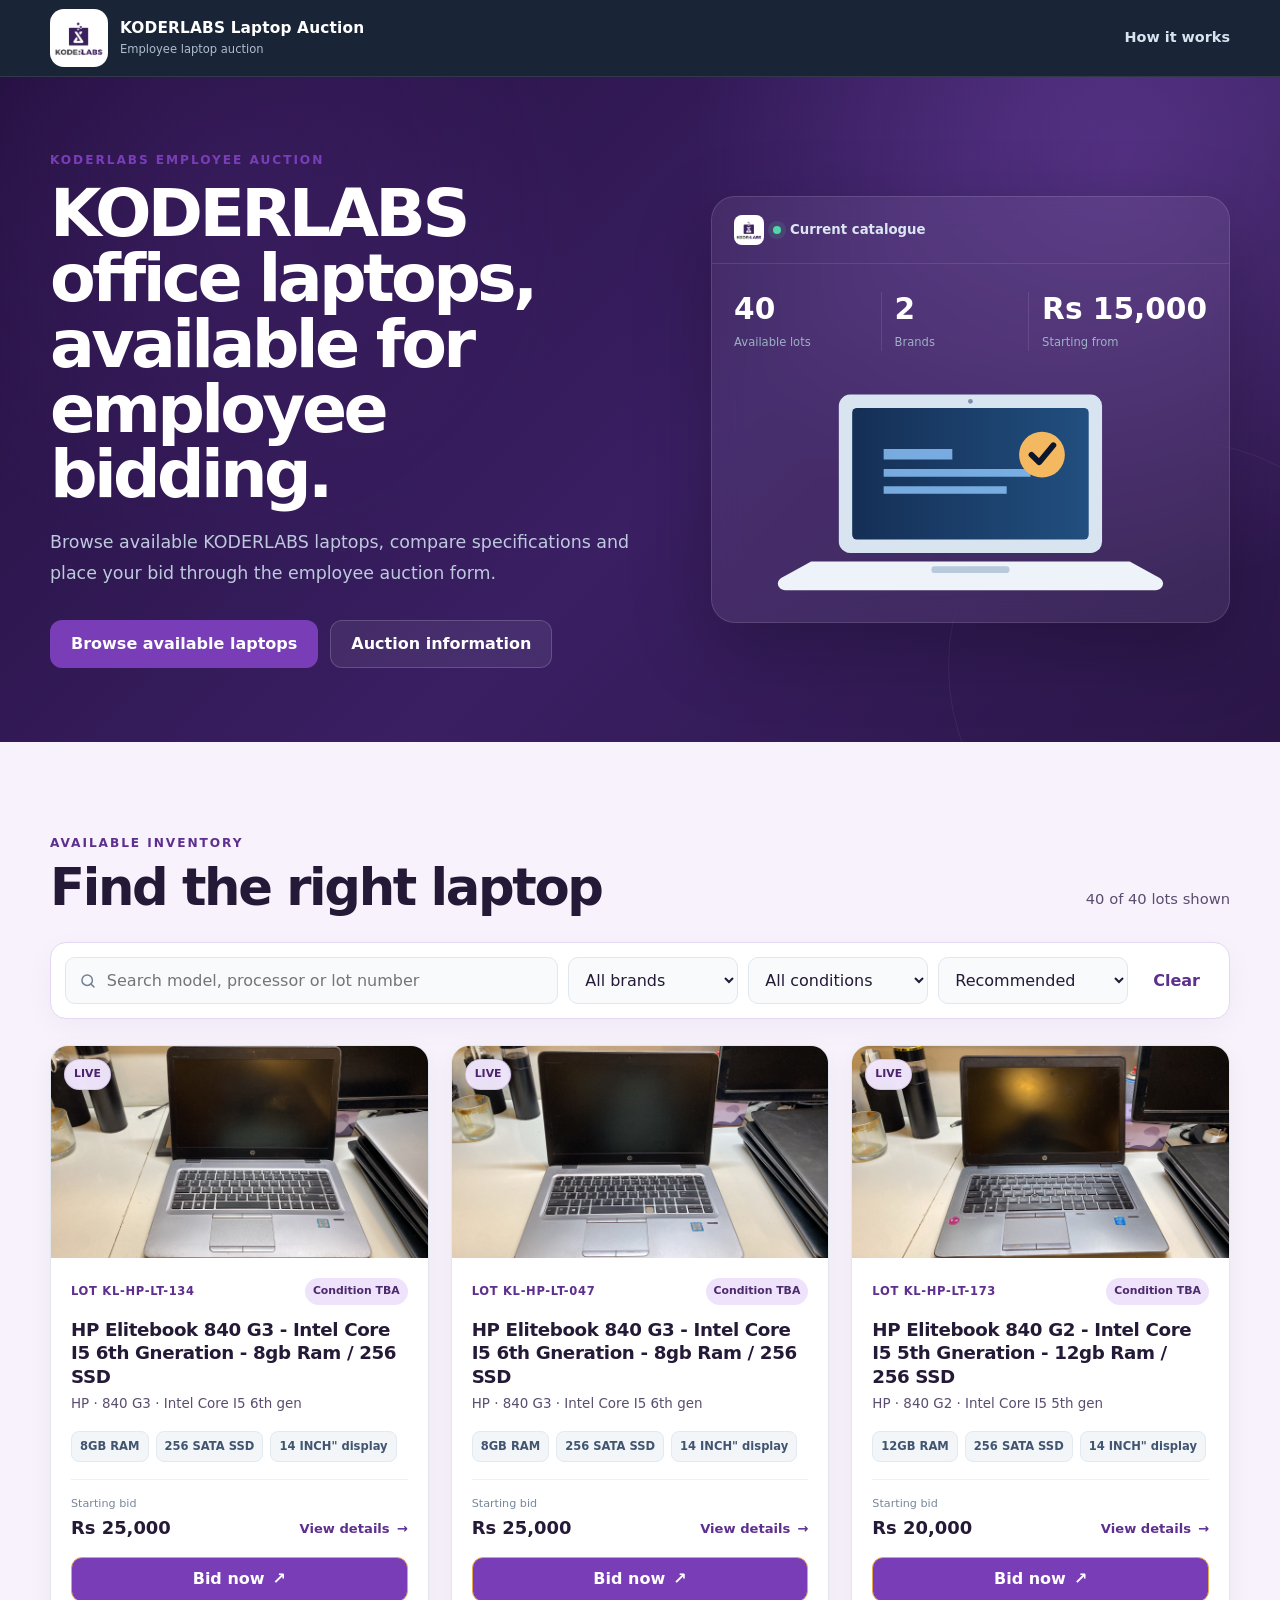
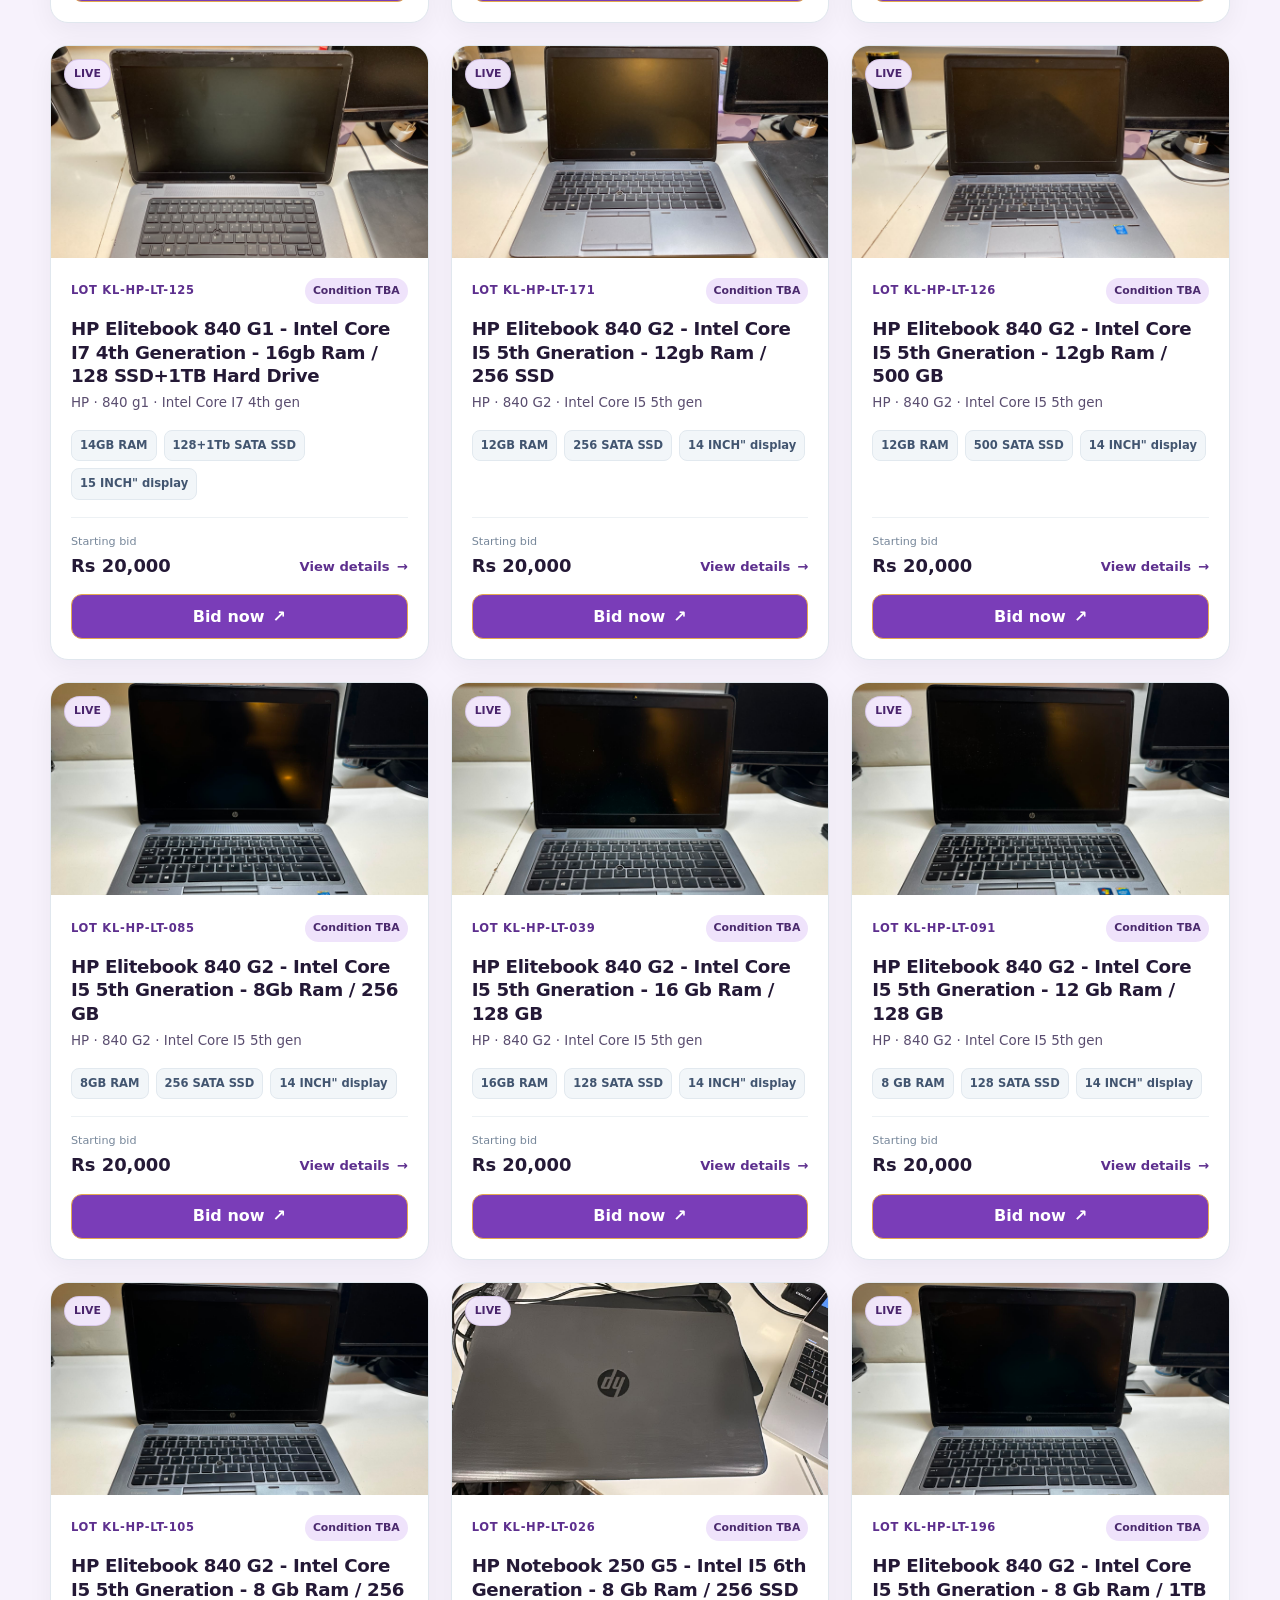
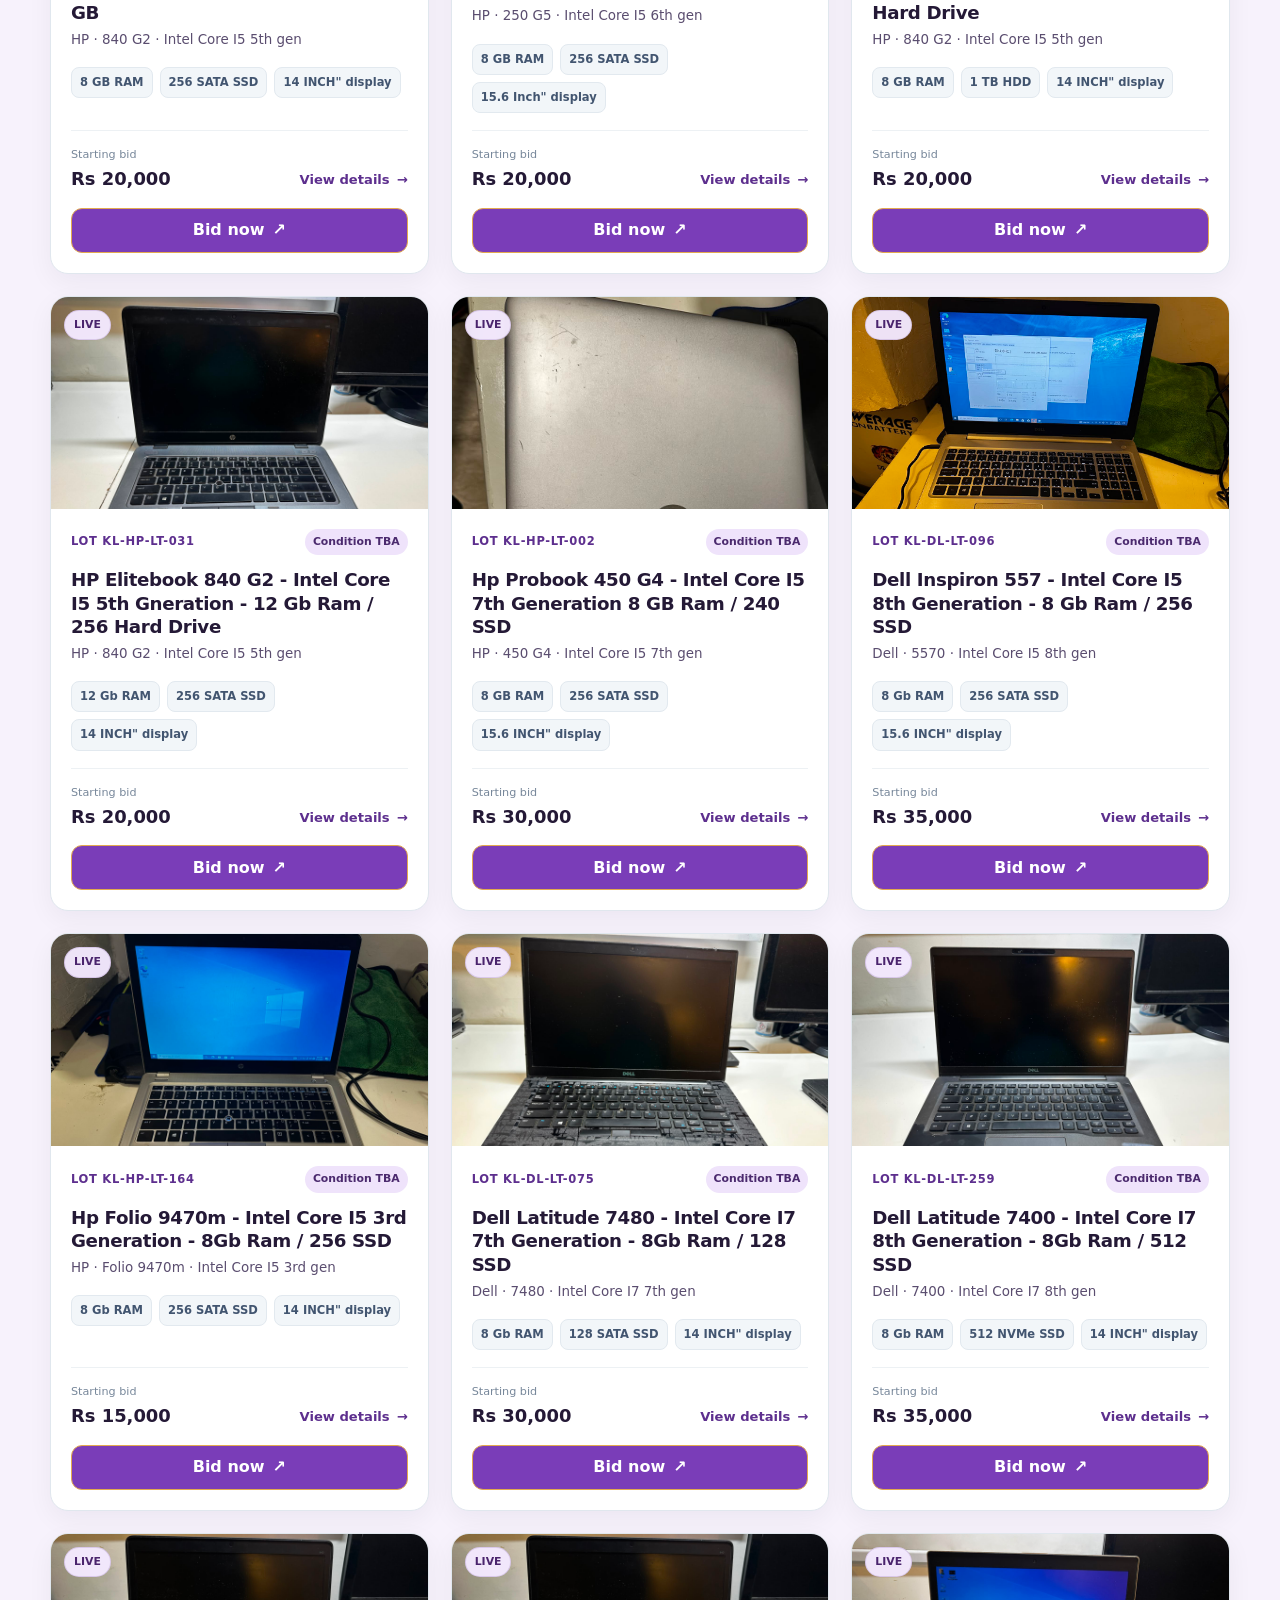
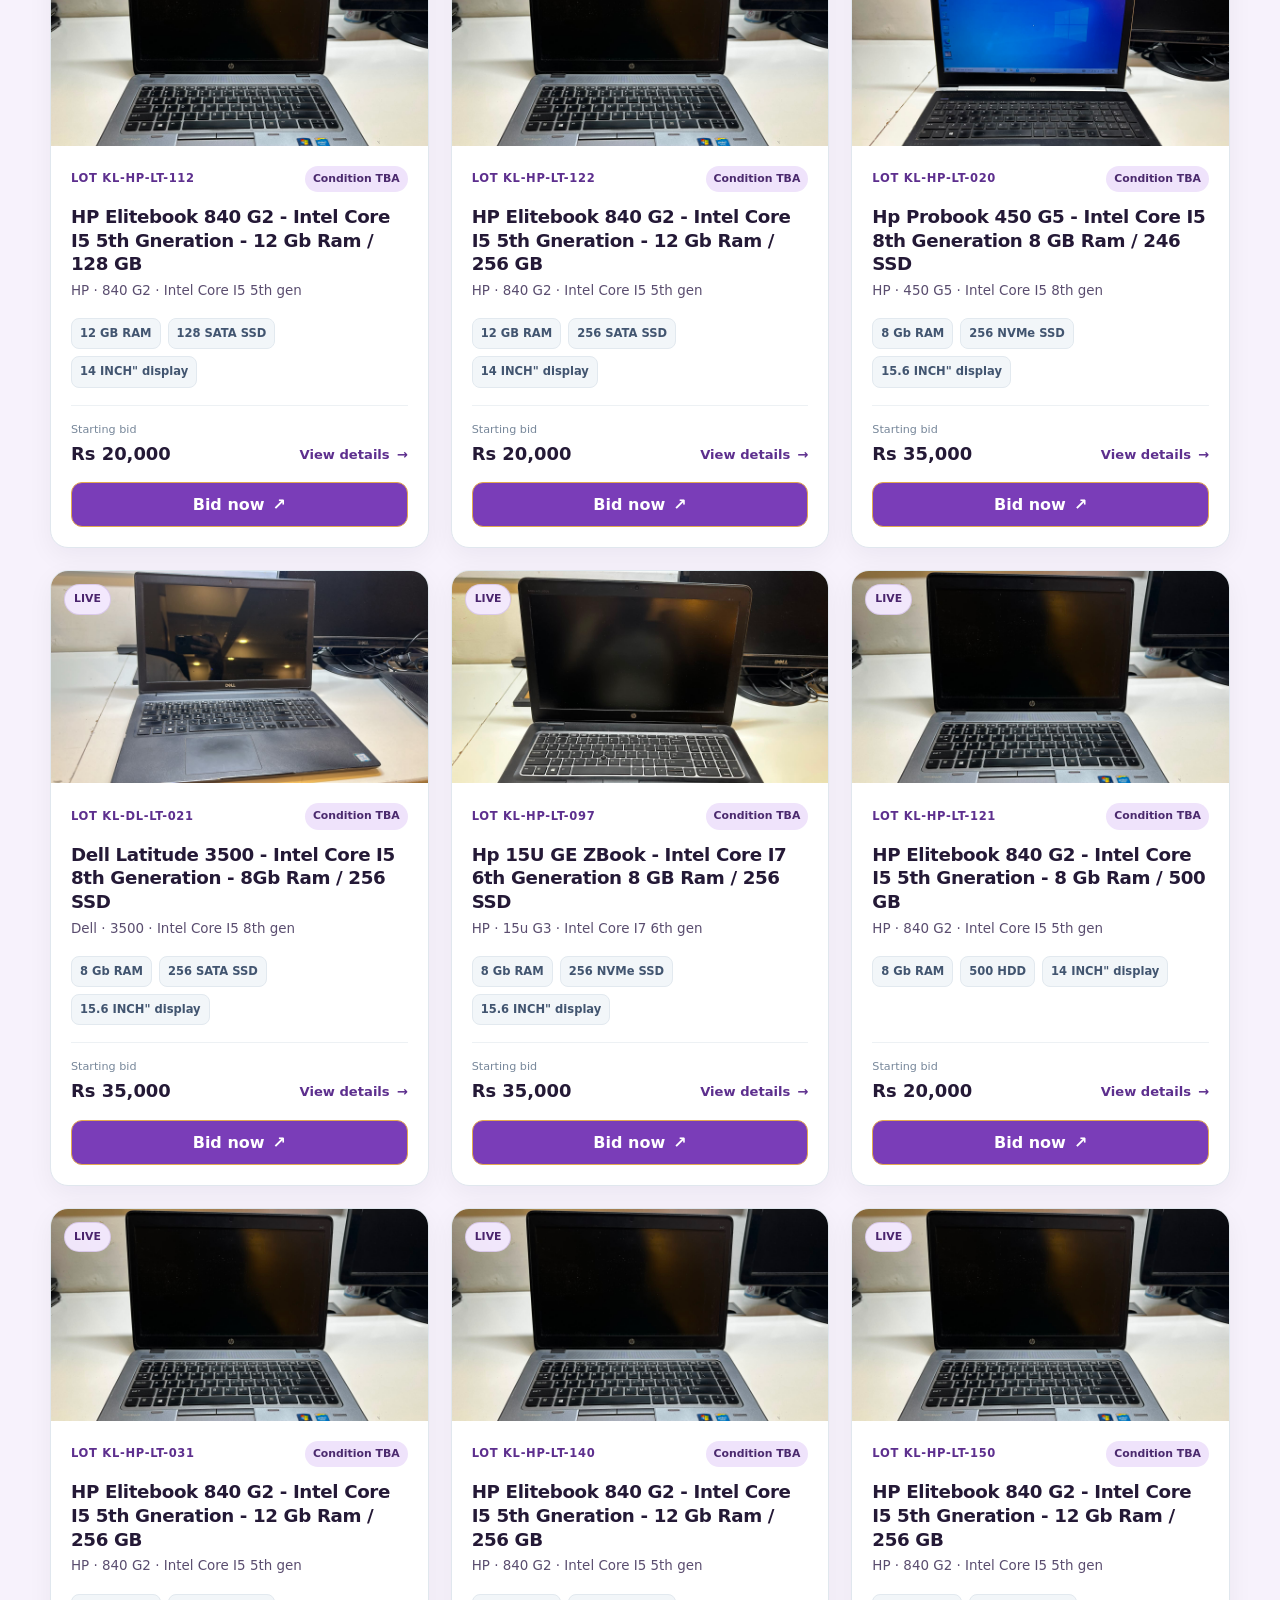
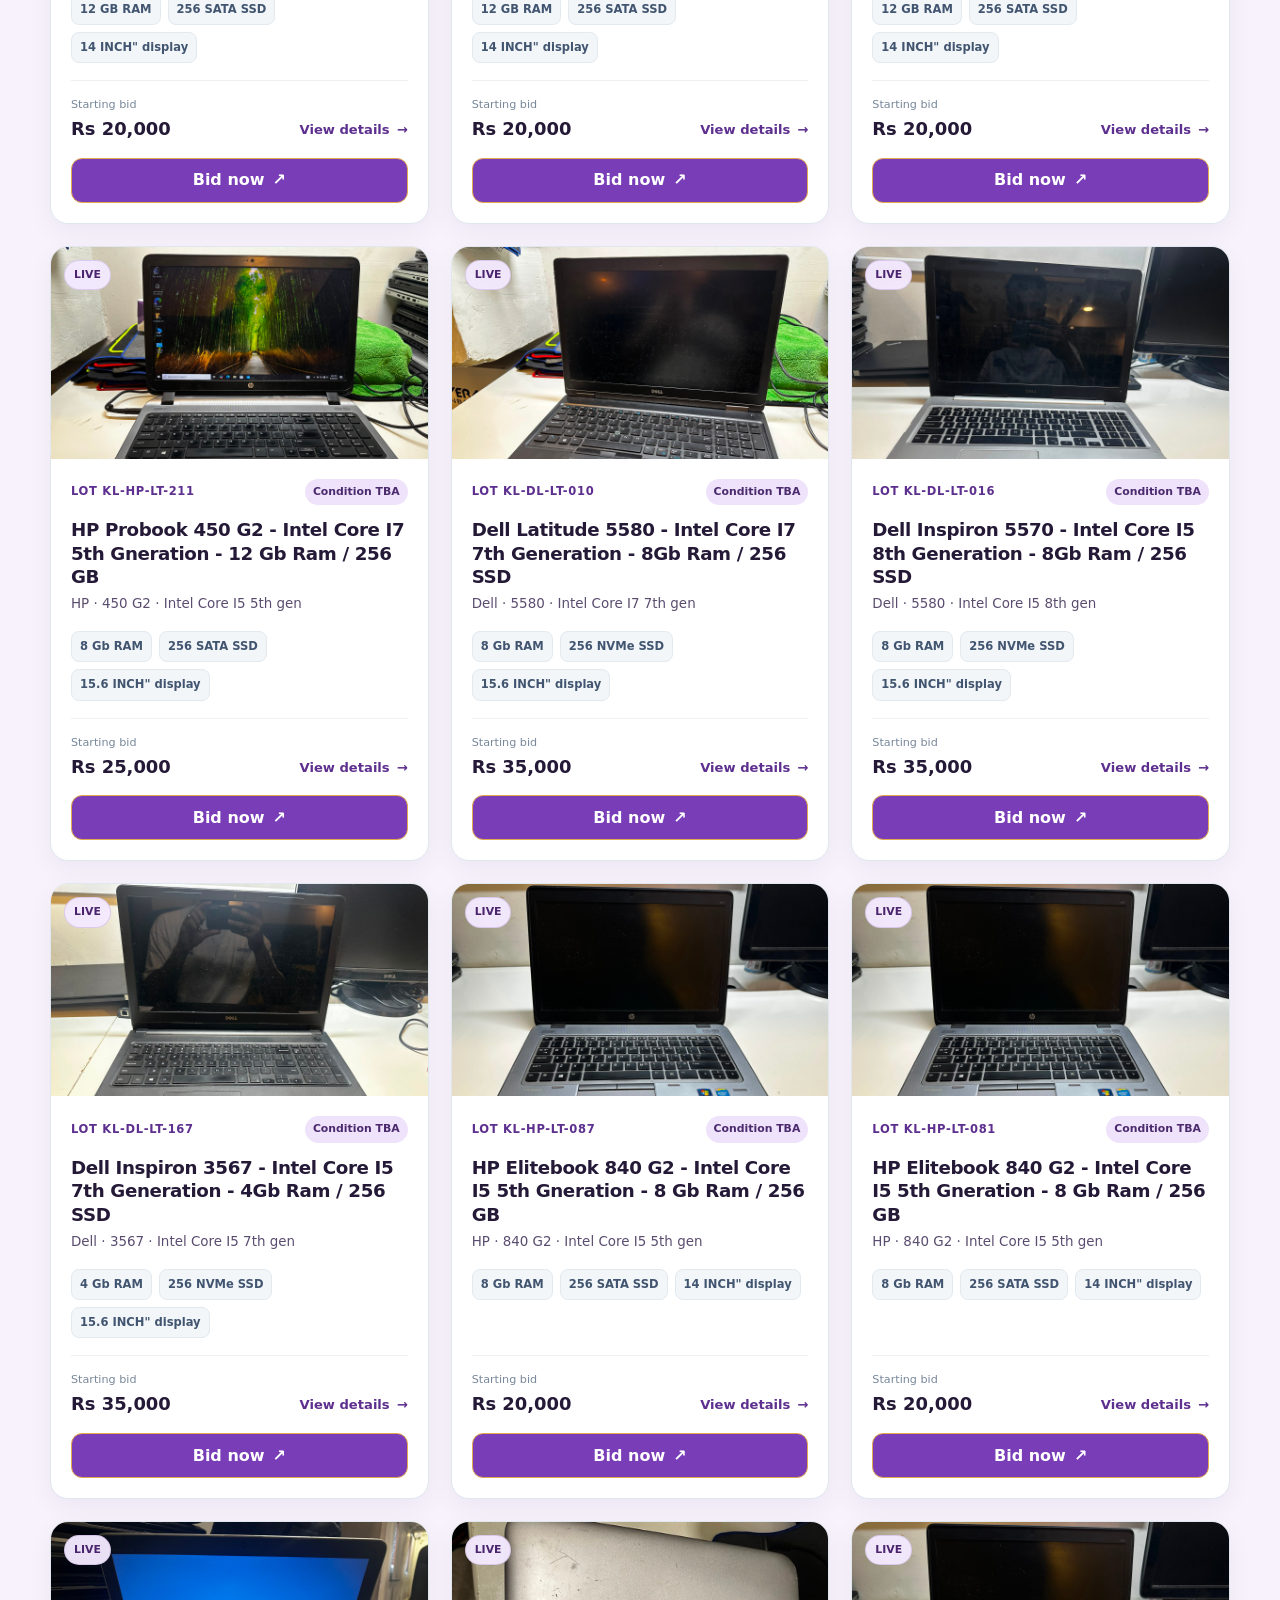
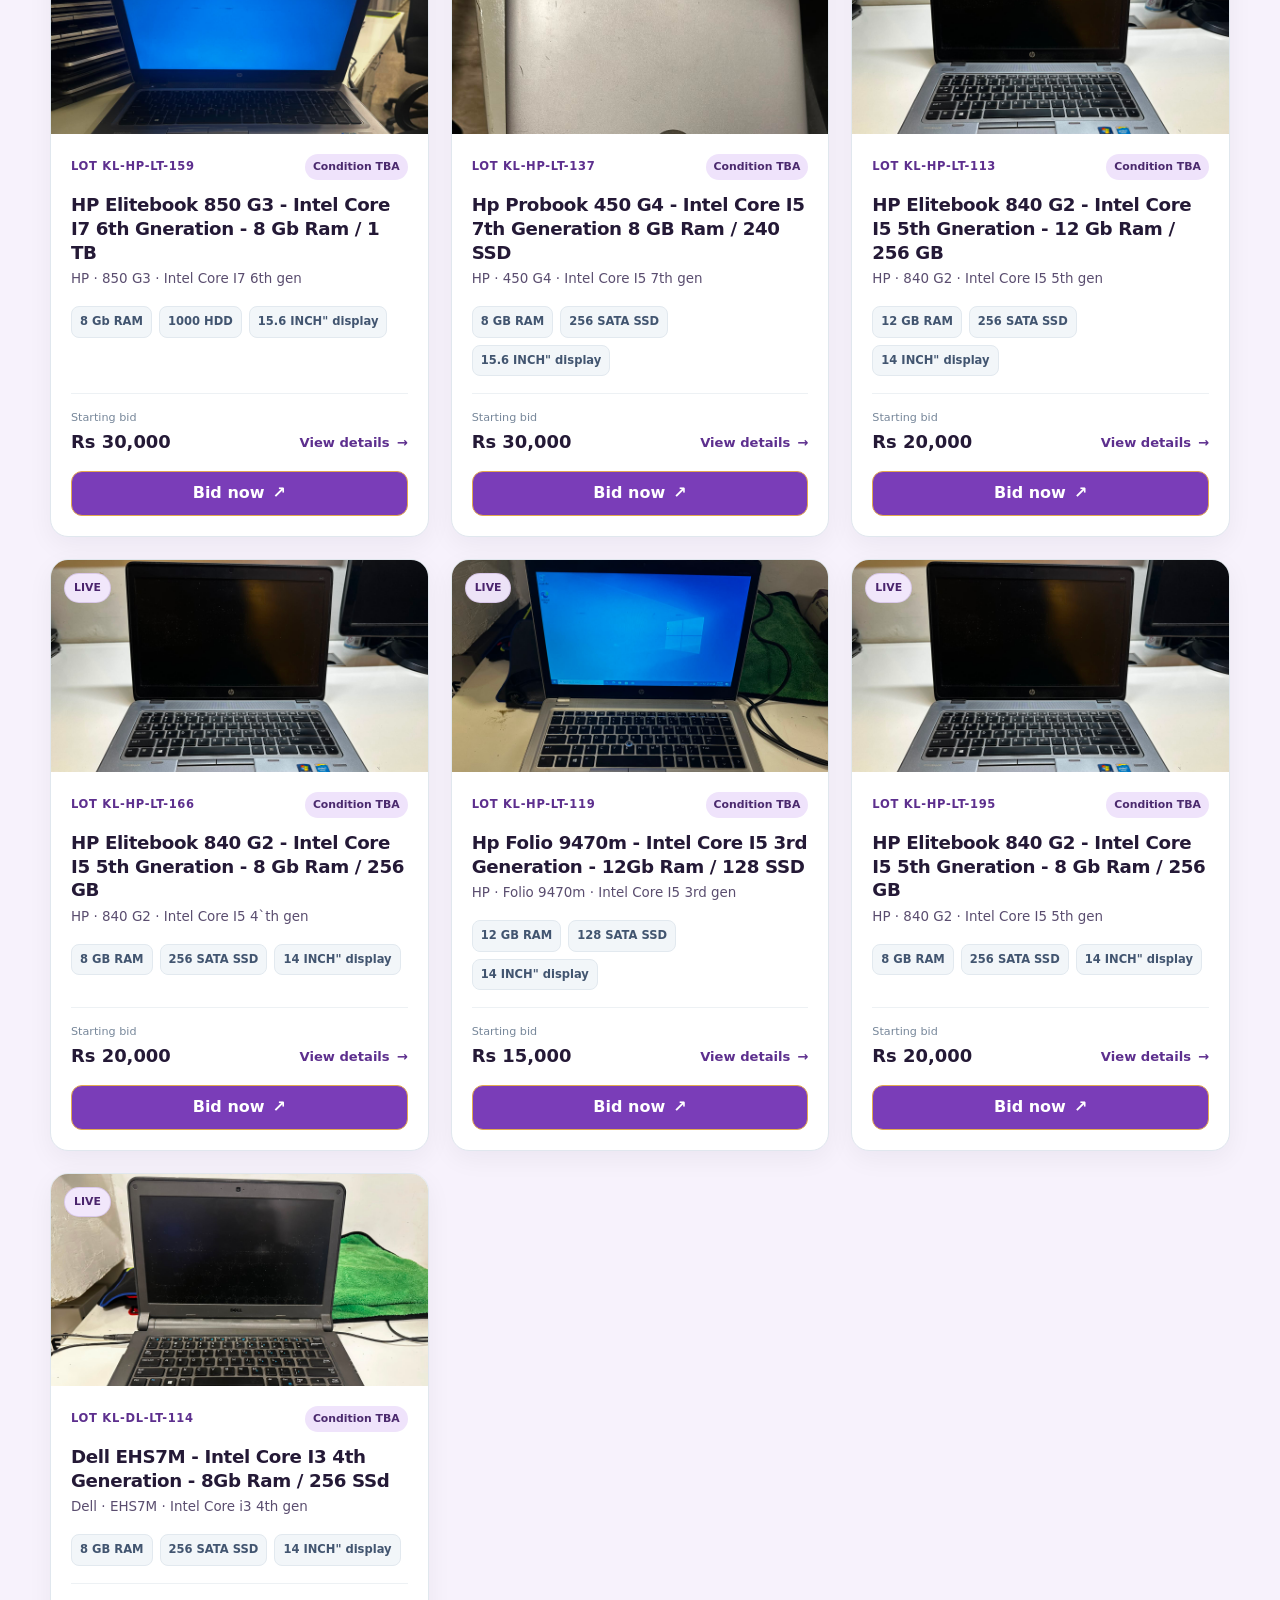
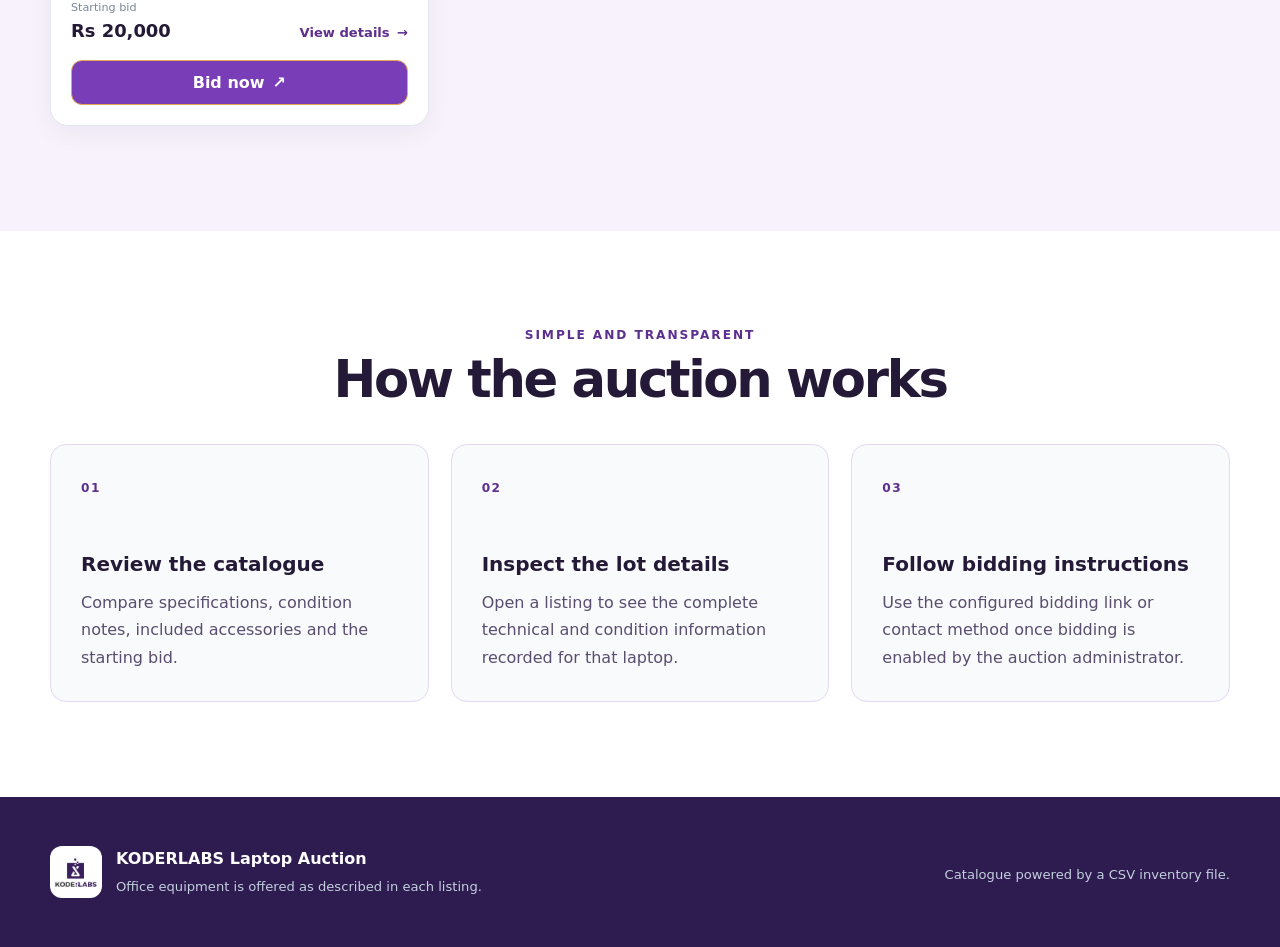
<file: index.html>
<!doctype html>
<html lang="en">
<head>
  <meta charset="utf-8">
  <meta name="viewport" content="width=device-width, initial-scale=1">
  <meta name="description" content="Browse office laptops available through our in-house auction.">
  <meta name="theme-color" content="#0b172a">
  <title>Office Laptop Auction</title>
  <link rel="icon" href="favicon.svg" type="image/svg+xml">
  <link rel="stylesheet" href="styles.css">
  <script src="config.js" defer></script>
  <script src="app.js" defer></script>
</head>
<body>
  <a class="skip-link" href="#catalog">Skip to laptop listings</a>

  <header class="site-header">
    <div class="shell header-inner">
      <a class="brand" href="#" aria-label="Auction homepage">
        <img class="brand-logo" src="assets/koderlabs-logo.png" alt="KODERLABS logo">
        <span>
          <strong id="organizationName">KODERLABS Laptop Auction</strong>
          <small>Employee laptop auction</small>
        </span>
      </a>
      <a class="header-link" href="#how-it-works">How it works</a>
    </div>
  </header>

  <main>
    <section class="hero">
      <div class="hero-glow hero-glow-one"></div>
      <div class="hero-glow hero-glow-two"></div>
      <div class="shell hero-grid">
        <div class="hero-copy">
          <p class="eyebrow" id="heroEyebrow">Company equipment sale</p>
          <h1 id="heroTitle">Reliable office laptops, ready for a new home.</h1>
          <p class="hero-text" id="heroText">
            Browse retired in-house laptops, compare specifications and review each lot before placing a bid.
          </p>
          <div class="hero-actions">
            <a class="button button-primary" href="#catalog">Browse available laptops</a>
            <a class="button button-secondary" href="#how-it-works">Auction information</a>
          </div>
        </div>

        <div class="hero-panel" aria-label="Auction summary">
          <div class="panel-top"><img class="panel-logo" src="assets/koderlabs-logo.png" alt="KODERLABS logo">
            <span class="live-dot"></span>
            <span>Current catalogue</span>
          </div>
          <div class="hero-stats">
            <div>
              <strong id="heroListingCount">—</strong>
              <span>Available lots</span>
            </div>
            <div>
              <strong id="heroBrandCount">—</strong>
              <span>Brands</span>
            </div>
            <div>
              <strong id="heroPriceFrom">—</strong>
              <span>Starting from</span>
            </div>
          </div>
          <div class="panel-illustration" aria-hidden="true">
            <svg viewBox="0 0 500 250">
              <defs>
                <linearGradient id="screenGradient" x1="0" x2="1">
                  <stop offset="0" stop-color="#152f56"></stop>
                  <stop offset="1" stop-color="#214f7f"></stop>
                </linearGradient>
              </defs>
              <rect x="112" y="30" width="276" height="166" rx="12" fill="#d8e4f0"></rect>
              <rect x="126" y="44" width="248" height="138" rx="5" fill="url(#screenGradient)"></rect>
              <circle cx="250" cy="37" r="2.5" fill="#7890aa"></circle>
              <path d="M83 205h334l31 17c7 4 4 13-4 13H56c-8 0-11-9-4-13l31-17z" fill="#edf3f8"></path>
              <rect x="209" y="210" width="82" height="7" rx="3.5" fill="#b7c9da"></rect>
              <path d="M159 87h72v11h-72zM159 108h154v8H159zM159 126h129v8H159z" fill="#90c8ff" opacity=".8"></path>
              <circle cx="325" cy="93" r="24" fill="#f4b860"></circle>
              <path d="M314 93l8 8 15-18" fill="none" stroke="#0b172a" stroke-width="6" stroke-linecap="round" stroke-linejoin="round"></path>
            </svg>
          </div>
        </div>
      </div>
    </section>

    <section class="catalog-section" id="catalog">
      <div class="shell">
        <div class="section-heading">
          <div>
            <p class="eyebrow dark">Available inventory</p>
            <h2>Find the right laptop</h2>
          </div>
          <p id="resultSummary" class="result-summary" aria-live="polite">Loading catalogue…</p>
        </div>

        <div class="filters" aria-label="Catalogue filters">
          <label class="search-field">
            <span class="sr-only">Search laptops</span>
            <svg viewBox="0 0 24 24" aria-hidden="true">
              <circle cx="11" cy="11" r="7"></circle>
              <path d="m20 20-4-4"></path>
            </svg>
            <input id="searchInput" type="search" placeholder="Search model, processor or lot number">
          </label>

          <label>
            <span class="sr-only">Filter by brand</span>
            <select id="brandFilter">
              <option value="">All brands</option>
            </select>
          </label>

          <label>
            <span class="sr-only">Filter by condition</span>
            <select id="conditionFilter">
              <option value="">All conditions</option>
            </select>
          </label>

          <label>
            <span class="sr-only">Sort catalogue</span>
            <select id="sortSelect">
              <option value="default">Recommended</option>
              <option value="price-asc">Price: low to high</option>
              <option value="price-desc">Price: high to low</option>
              <option value="brand">Brand and model</option>
              <option value="lot">Lot number</option>
            </select>
          </label>

          <button id="clearFilters" class="clear-button" type="button">Clear</button>
        </div>

        <div id="loadingState" class="message-card">
          <span class="spinner" aria-hidden="true"></span>
          <div>
            <strong>Loading laptop inventory</strong>
            <p>Please wait while the catalogue is prepared.</p>
          </div>
        </div>

        <div id="errorState" class="message-card error-card" hidden>
          <div class="message-icon" aria-hidden="true">!</div>
          <div>
            <strong>We could not load the catalogue</strong>
            <p id="errorMessage">Please refresh the page or try again later.</p>
          </div>
        </div>

        <div id="emptyState" class="message-card" hidden>
          <div class="message-icon" aria-hidden="true">0</div>
          <div>
            <strong>No laptops match these filters</strong>
            <p>Try clearing a filter or using a different search term.</p>
          </div>
        </div>

        <div id="listingGrid" class="listing-grid" aria-live="polite"></div>
      </div>
    </section>

    <section class="how-section" id="how-it-works">
      <div class="shell">
        <div class="section-heading centered">
          <div>
            <p class="eyebrow dark">Simple and transparent</p>
            <h2>How the auction works</h2>
          </div>
        </div>
        <div class="steps-grid">
          <article class="step-card">
            <span>01</span>
            <h3>Review the catalogue</h3>
            <p>Compare specifications, condition notes, included accessories and the starting bid.</p>
          </article>
          <article class="step-card">
            <span>02</span>
            <h3>Inspect the lot details</h3>
            <p>Open a listing to see the complete technical and condition information recorded for that laptop.</p>
          </article>
          <article class="step-card">
            <span>03</span>
            <h3>Follow bidding instructions</h3>
            <p>Use the configured bidding link or contact method once bidding is enabled by the auction administrator.</p>
          </article>
        </div>
      </div>
    </section>
  </main>

  <footer class="site-footer">
    <div class="shell footer-inner">
      <div class="footer-brand">
        <img class="footer-logo" src="assets/koderlabs-logo.png" alt="KODERLABS logo">
        <div>
          <strong id="footerOrganization">KODERLABS Laptop Auction</strong>
          <p>Office equipment is offered as described in each listing.</p>
        </div>
      </div>
      <p>Catalogue powered by a CSV inventory file.</p>
    </div>
  </footer>

  <dialog id="detailsDialog" class="details-dialog">
    <div class="dialog-layout">
      <button id="closeDialog" class="dialog-close" type="button" aria-label="Close details">×</button>
      <div id="dialogMedia" class="dialog-media"></div>
      <div class="dialog-content">
        <div class="dialog-heading">
          <div>
            <p id="dialogLot" class="lot-number"></p>
            <h2 id="dialogTitle"></h2>
          </div>
          <span id="dialogCondition" class="condition-badge"></span>
        </div>
        <p id="dialogDescription" class="dialog-description"></p>
        <p id="dialogBids" class="dialog-bids" hidden></p>
        <div id="dialogPrice" class="dialog-price"></div>
        <dl id="dialogSpecs" class="spec-list"></dl>
        <div id="dialogNotes" class="notes-box" hidden></div>
        <div class="dialog-actions">
          <button id="bidButton" class="button button-primary" type="button">Bid on this laptop</button>
          <button id="copyLotButton" class="button button-outline" type="button">Copy lot number</button>
        </div>
        <p id="bidHelp" class="bid-help"></p>
      </div>
    </div>
  </dialog>

  <template id="cardTemplate">
    <article class="listing-card">
      <div class="card-media">
        <div class="card-placeholder" aria-hidden="true">
          <svg viewBox="0 0 80 80">
            <rect x="15" y="16" width="50" height="36" rx="4"></rect>
            <path d="M8 60h64"></path>
            <path d="M33 60h14"></path>
          </svg>
        </div>
        <img class="card-image" alt="" hidden>
        <div class="card-status"></div>
        <div class="card-bids" hidden></div>
      </div>
      <div class="card-body">
        <div class="card-meta">
          <span class="card-lot"></span>
          <span class="card-condition"></span>
        </div>
        <h3 class="card-title"></h3>
        <p class="card-subtitle"></p>
        <div class="spec-chips"></div>
        <div class="card-divider"></div>
        <div class="card-footer">
          <div class="card-price">
            <span>Starting bid</span>
            <strong></strong>
          </div>
          <button class="view-button" type="button">
            View details
            <span aria-hidden="true">→</span>
          </button>
        </div>
        <button class="card-bid-button" type="button">
          Bid now
          <span aria-hidden="true">↗</span>
        </button>
      </div>
    </article>
  </template>
</body>
</html>
</file>
<file: styles.css>
:root {
  --ink: #241936;
  --ink-soft: #5a4d6f;
  --navy: #2e1b4f;
  --navy-2: #402268;
  --blue: #5d2f8e;
  --blue-light: #f3ecfb;
  --gold: #7a3db8;
  --paper: #ffffff;
  --mist: #f7f2fc;
  --line: #e5d8f2;
  --success: #4f2e75;
  --shadow: 0 18px 55px rgba(56, 24, 93, 0.12);
  --radius-lg: 24px;
  --radius-md: 16px;
  --radius-sm: 10px;
}

* {
  box-sizing: border-box;
}

html {
  scroll-behavior: smooth;
}

body {
  margin: 0;
  color: var(--ink);
  background: var(--paper);
  font-family: Inter, ui-sans-serif, system-ui, -apple-system, BlinkMacSystemFont, "Segoe UI", sans-serif;
  line-height: 1.5;
}

button,
input,
select {
  font: inherit;
}

button,
a {
  -webkit-tap-highlight-color: transparent;
}

a {
  color: inherit;
}

img {
  max-width: 100%;
}

.shell {
  width: min(1180px, calc(100% - 40px));
  margin-inline: auto;
}

.skip-link {
  position: fixed;
  z-index: 1000;
  top: 10px;
  left: 10px;
  padding: 10px 14px;
  color: white;
  background: var(--blue);
  border-radius: 8px;
  transform: translateY(-150%);
}

.skip-link:focus {
  transform: translateY(0);
}

.site-header {
  position: sticky;
  z-index: 50;
  top: 0;
  color: white;
  background: rgba(11, 23, 42, 0.94);
  border-bottom: 1px solid rgba(255, 255, 255, 0.1);
  backdrop-filter: blur(18px);
}

.header-inner {
  min-height: 76px;
  display: flex;
  align-items: center;
  justify-content: space-between;
  gap: 20px;
}

.brand {
  display: inline-flex;
  align-items: center;
  gap: 12px;
  text-decoration: none;
}

.brand-logo {
  width: 58px;
  height: 58px;
  object-fit: contain;
  display: block;
  background: white;
  border-radius: 14px;
  padding: 4px;
}

.panel-logo {
  width: 30px;
  height: 30px;
  object-fit: contain;
  display: block;
  background: white;
  border-radius: 8px;
  padding: 2px;
}

.footer-brand {
  display: flex;
  align-items: center;
  gap: 14px;
}

.footer-logo {
  width: 52px;
  height: 52px;
  object-fit: contain;
  background: white;
  border-radius: 12px;
  padding: 4px;
}

.brand-mark {
  display: none;
}

.brand strong,
.brand small {
  display: block;
}

.brand strong {
  font-size: 0.96rem;
  letter-spacing: 0.01em;
}

.brand small {
  margin-top: 1px;
  color: #aebdd0;
  font-size: 0.72rem;
}

.header-link {
  color: #d7e3ef;
  font-size: 0.9rem;
  font-weight: 650;
  text-decoration: none;
}

.header-link:hover {
  color: white;
}

.hero {
  position: relative;
  overflow: hidden;
  color: white;
  background:
    radial-gradient(circle at 88% 12%, rgba(154, 99, 221, 0.28), transparent 34%),
    radial-gradient(circle at 18% 20%, rgba(110, 58, 169, 0.18), transparent 30%),
    linear-gradient(135deg, #24103f 0%, #3a1f63 55%, #2b1648 100%);
}

.hero::after {
  position: absolute;
  right: -120px;
  bottom: -150px;
  width: 450px;
  height: 450px;
  content: "";
  border: 1px solid rgba(255, 255, 255, 0.06);
  border-radius: 50%;
}

.hero-grid {
  position: relative;
  z-index: 2;
  min-height: 590px;
  display: grid;
  grid-template-columns: 1.06fr 0.94fr;
  align-items: center;
  gap: 76px;
  padding-block: 74px;
}

.hero-copy h1 {
  max-width: 720px;
  margin: 12px 0 20px;
  font-size: clamp(2.6rem, 5.2vw, 5.2rem);
  line-height: 0.98;
  letter-spacing: -0.055em;
}

.eyebrow {
  margin: 0;
  color: var(--gold);
  font-size: 0.76rem;
  font-weight: 800;
  letter-spacing: 0.16em;
  text-transform: uppercase;
}

.eyebrow.dark {
  color: var(--blue);
}

.hero-text {
  max-width: 630px;
  margin: 0;
  color: #bdcadd;
  font-size: 1.09rem;
  line-height: 1.75;
}

.hero-actions {
  display: flex;
  flex-wrap: wrap;
  gap: 12px;
  margin-top: 32px;
}

.button {
  min-height: 48px;
  display: inline-flex;
  align-items: center;
  justify-content: center;
  padding: 0 20px;
  border: 1px solid transparent;
  border-radius: 12px;
  cursor: pointer;
  font-weight: 750;
  text-decoration: none;
  transition: transform 160ms ease, background 160ms ease, border-color 160ms ease;
}

.button:hover {
  transform: translateY(-1px);
}

.button-primary {
  color: #ffffff;
  background: var(--gold);
}

.button-primary:hover {
  background: #8b4fcb;
}

.button-secondary {
  color: white;
  background: rgba(255, 255, 255, 0.07);
  border-color: rgba(255, 255, 255, 0.17);
}

.button-secondary:hover {
  background: rgba(255, 255, 255, 0.11);
}

.button-outline {
  color: var(--ink);
  background: white;
  border-color: var(--line);
}

.hero-panel {
  overflow: hidden;
  background: rgba(255, 255, 255, 0.07);
  border: 1px solid rgba(255, 255, 255, 0.12);
  border-radius: var(--radius-lg);
  box-shadow: 0 24px 80px rgba(0, 0, 0, 0.24);
  backdrop-filter: blur(14px);
}

.panel-top {
  display: flex;
  align-items: center;
  gap: 9px;
  padding: 18px 22px;
  color: #dbe6f2;
  border-bottom: 1px solid rgba(255, 255, 255, 0.1);
  font-size: 0.83rem;
  font-weight: 700;
}

.live-dot {
  width: 8px;
  height: 8px;
  background: #51d6a6;
  border-radius: 50%;
  box-shadow: 0 0 0 5px rgba(81, 214, 166, 0.12);
}

.hero-stats {
  display: grid;
  grid-template-columns: repeat(3, 1fr);
  padding: 28px 22px 15px;
}

.hero-stats div {
  padding: 0 13px;
  border-right: 1px solid rgba(255, 255, 255, 0.1);
}

.hero-stats div:first-child {
  padding-left: 0;
}

.hero-stats div:last-child {
  padding-right: 0;
  border-right: 0;
}

.hero-stats strong,
.hero-stats span {
  display: block;
}

.hero-stats strong {
  font-size: clamp(1.3rem, 2.4vw, 1.85rem);
  line-height: 1.2;
}

.hero-stats span {
  margin-top: 6px;
  color: #9eb0c6;
  font-size: 0.72rem;
}

.panel-illustration {
  padding: 0 20px 18px;
}

.panel-illustration svg {
  display: block;
  width: 100%;
}

.catalog-section {
  padding: 92px 0 105px;
  background: var(--mist);
}

.section-heading {
  display: flex;
  align-items: flex-end;
  justify-content: space-between;
  gap: 28px;
  margin-bottom: 28px;
}

.section-heading h2 {
  margin: 8px 0 0;
  font-size: clamp(2rem, 4vw, 3.2rem);
  line-height: 1.05;
  letter-spacing: -0.045em;
}

.section-heading.centered {
  display: block;
  text-align: center;
}

.result-summary {
  margin: 0 0 4px;
  color: var(--ink-soft);
  font-size: 0.92rem;
}

.filters {
  display: grid;
  grid-template-columns: minmax(260px, 1fr) 170px 180px 190px auto;
  gap: 10px;
  margin-bottom: 26px;
  padding: 14px;
  background: white;
  border: 1px solid var(--line);
  border-radius: var(--radius-md);
  box-shadow: 0 8px 30px rgba(11, 23, 42, 0.04);
}

.filters select,
.search-field {
  min-height: 47px;
  color: var(--ink);
  background: #f8fafc;
  border: 1px solid #e0e7ee;
  border-radius: 10px;
}

.filters select {
  width: 100%;
  padding: 0 34px 0 12px;
  cursor: pointer;
}

.search-field {
  display: flex;
  align-items: center;
  gap: 10px;
  padding: 0 13px;
}

.search-field svg {
  width: 19px;
  fill: none;
  stroke: #718197;
  stroke-linecap: round;
  stroke-width: 2;
}

.search-field input {
  width: 100%;
  min-width: 0;
  padding: 0;
  background: transparent;
  border: 0;
  outline: 0;
}

.clear-button {
  padding: 0 15px;
  color: var(--blue);
  background: transparent;
  border: 0;
  border-radius: 9px;
  cursor: pointer;
  font-weight: 750;
}

.clear-button:hover {
  background: var(--blue-light);
}

.listing-grid {
  display: grid;
  grid-template-columns: repeat(3, minmax(0, 1fr));
  gap: 22px;
}

.listing-card {
  overflow: hidden;
  display: flex;
  flex-direction: column;
  background: white;
  border: 1px solid #e0e7ee;
  border-radius: 18px;
  box-shadow: 0 8px 26px rgba(11, 23, 42, 0.05);
  transition: transform 180ms ease, box-shadow 180ms ease, border-color 180ms ease;
}

.listing-card:hover {
  transform: translateY(-4px);
  border-color: #c8d7e5;
  box-shadow: var(--shadow);
}

.card-media {
  position: relative;
  overflow: hidden;
  aspect-ratio: 16 / 9;
  display: grid;
  place-items: center;
  background:
    radial-gradient(circle at 30% 30%, rgba(40, 120, 200, 0.14), transparent 36%),
    linear-gradient(145deg, #f1f6fa, #e3ecf4);
}

.card-placeholder svg {
  width: 82px;
  fill: none;
  stroke: #8aa2b9;
  stroke-linecap: round;
  stroke-width: 2.3;
}

.card-image {
  width: 100%;
  height: 100%;
  object-fit: cover;
}

.card-status {
  position: absolute;
  top: 13px;
  left: 13px;
  padding: 6px 9px;
  color: #4a246d;
  background: rgba(244, 234, 255, 0.96);
  border: 1px solid rgba(93, 47, 142, 0.16);
  border-radius: 999px;
  font-size: 0.68rem;
  font-weight: 800;
  text-transform: uppercase;
  backdrop-filter: blur(8px);
}

.card-bids {
  position: absolute;
  top: 13px;
  right: 13px;
  padding: 6px 10px;
  color: #ffffff;
  background: rgba(11, 23, 42, 0.82);
  border: 1px solid rgba(255, 255, 255, 0.18);
  border-radius: 999px;
  font-size: 0.68rem;
  font-weight: 800;
  letter-spacing: 0.02em;
  backdrop-filter: blur(8px);
}

.card-bids::before {
  content: "\1F528";
  margin-right: 5px;
}

.card-bids.card-bids-empty {
  color: #5b6b82;
  background: rgba(238, 243, 248, 0.94);
  border-color: rgba(91, 107, 130, 0.2);
}

.card-body {
  flex: 1;
  display: flex;
  flex-direction: column;
  padding: 20px;
}

.card-meta {
  display: flex;
  align-items: center;
  justify-content: space-between;
  gap: 12px;
}

.card-lot {
  color: var(--blue);
  font-size: 0.72rem;
  font-weight: 800;
  letter-spacing: 0.06em;
  text-transform: uppercase;
}

.card-condition,
.condition-badge {
  padding: 5px 8px;
  color: #4b2a6e;
  background: #efe3fb;
  border-radius: 999px;
  font-size: 0.68rem;
  font-weight: 800;
}

.card-title {
  margin: 13px 0 5px;
  font-size: 1.14rem;
  line-height: 1.3;
  letter-spacing: -0.02em;
}

.card-subtitle {
  margin: 0;
  color: var(--ink-soft);
  font-size: 0.84rem;
}

.spec-chips {
  display: flex;
  flex-wrap: wrap;
  gap: 7px;
  margin-top: 17px;
}

.spec-chip {
  padding: 6px 8px;
  color: #425570;
  background: #f2f6f9;
  border: 1px solid #e2e9ef;
  border-radius: 8px;
  font-size: 0.72rem;
  font-weight: 650;
}

.card-divider {
  flex: 1;
  min-height: 18px;
  margin-bottom: 16px;
  border-bottom: 1px solid #edf1f4;
}

.card-footer {
  display: flex;
  align-items: flex-end;
  justify-content: space-between;
  gap: 14px;
}

.card-price span,
.card-price strong {
  display: block;
}

.card-price span {
  margin-bottom: 2px;
  color: #77879a;
  font-size: 0.7rem;
}

.card-price strong {
  font-size: 1.12rem;
}

.view-button {
  display: flex;
  align-items: center;
  gap: 7px;
  padding: 9px 0 3px 8px;
  color: var(--blue);
  background: transparent;
  border: 0;
  cursor: pointer;
  font-size: 0.82rem;
  font-weight: 800;
}

.view-button span {
  transition: transform 160ms ease;
}

.view-button:hover span {
  transform: translateX(3px);
}

.card-bid-button {
  width: 100%;
  min-height: 45px;
  display: flex;
  align-items: center;
  justify-content: center;
  gap: 8px;
  margin-top: 15px;
  color: #ffffff;
  background: var(--gold);
  border: 1px solid #e3a94f;
  border-radius: 11px;
  cursor: pointer;
  font-weight: 800;
  transition: transform 160ms ease, background 160ms ease, box-shadow 160ms ease;
}

.card-bid-button:hover {
  transform: translateY(-1px);
  background: #8b4fcb;
  box-shadow: 0 8px 20px rgba(244, 184, 96, 0.24);
}

.card-bid-button span {
  font-size: 1rem;
}

.message-card {
  display: flex;
  align-items: center;
  gap: 15px;
  padding: 24px;
  background: white;
  border: 1px solid var(--line);
  border-radius: var(--radius-md);
}

.message-card[hidden] {
  display: none;
}

.message-card strong,
.message-card p {
  display: block;
  margin: 0;
}

.message-card p {
  margin-top: 3px;
  color: var(--ink-soft);
  font-size: 0.9rem;
}

.spinner {
  width: 27px;
  height: 27px;
  border: 3px solid #dbe6ef;
  border-top-color: var(--blue);
  border-radius: 50%;
  animation: spin 800ms linear infinite;
}

.message-icon {
  width: 34px;
  height: 34px;
  display: grid;
  flex: 0 0 auto;
  place-items: center;
  color: white;
  background: var(--blue);
  border-radius: 50%;
  font-weight: 800;
}

.error-card {
  border-color: #f1c9c9;
}

.error-card .message-icon {
  background: #c94a4a;
}

@keyframes spin {
  to {
    transform: rotate(360deg);
  }
}

.how-section {
  padding: 95px 0;
  background: white;
}

.steps-grid {
  display: grid;
  grid-template-columns: repeat(3, 1fr);
  gap: 22px;
  margin-top: 38px;
}

.step-card {
  position: relative;
  min-height: 245px;
  padding: 30px;
  background: #f8fafc;
  border: 1px solid var(--line);
  border-radius: var(--radius-md);
}

.step-card span {
  color: var(--blue);
  font-size: 0.76rem;
  font-weight: 850;
  letter-spacing: 0.12em;
}

.step-card h3 {
  margin: 50px 0 10px;
  font-size: 1.25rem;
}

.step-card p {
  margin: 0;
  color: var(--ink-soft);
  line-height: 1.7;
}

.site-footer {
  color: #c3d0df;
  background: var(--navy);
}

.footer-inner {
  min-height: 150px;
  display: flex;
  align-items: center;
  justify-content: space-between;
  gap: 25px;
}

.footer-inner strong {
  color: white;
}

.footer-inner p {
  margin: 6px 0 0;
  font-size: 0.82rem;
}

.details-dialog {
  width: min(960px, calc(100% - 28px));
  max-height: calc(100vh - 28px);
  padding: 0;
  color: var(--ink);
  background: white;
  border: 0;
  border-radius: 22px;
  box-shadow: 0 30px 100px rgba(0, 0, 0, 0.35);
}

.details-dialog::backdrop {
  background: rgba(5, 14, 27, 0.74);
  backdrop-filter: blur(5px);
}

.dialog-layout {
  position: relative;
  display: grid;
  grid-template-columns: 0.8fr 1.2fr;
}

.dialog-close {
  position: absolute;
  z-index: 3;
  top: 14px;
  right: 14px;
  width: 38px;
  height: 38px;
  color: var(--ink);
  background: rgba(255, 255, 255, 0.9);
  border: 1px solid var(--line);
  border-radius: 50%;
  cursor: pointer;
  font-size: 1.55rem;
  line-height: 1;
}

.dialog-media {
  position: relative;
  min-height: 560px;
  display: grid;
  place-items: center;
  overflow: hidden;
  background:
    radial-gradient(circle at 40% 35%, rgba(40, 120, 200, 0.18), transparent 35%),
    linear-gradient(145deg, #eef4f8, #dbe7f1);
}

.dialog-media > img {
  width: 100%;
  height: 100%;
  object-fit: cover;
}

.dialog-media svg {
  width: 140px;
  fill: none;
  stroke: #86a0b8;
  stroke-linecap: round;
  stroke-width: 2.1;
}

/* Photo slideshow */
.media-slider {
  position: absolute;
  inset: 0;
  overflow: hidden;
  touch-action: pan-y;
}

.media-track {
  display: flex;
  width: 100%;
  height: 100%;
  transition: transform 0.4s ease;
}

.media-slide {
  position: relative;
  flex: 0 0 100%;
  height: 100%;
  display: grid;
  place-items: center;
}

.media-slide img {
  width: 100%;
  height: 100%;
  object-fit: cover;
  user-select: none;
  -webkit-user-drag: none;
}

.media-slide-broken img {
  display: none;
}

.media-slide-broken svg {
  width: 140px;
  fill: none;
  stroke: #86a0b8;
  stroke-linecap: round;
  stroke-width: 2.1;
}

.media-nav {
  position: absolute;
  top: 50%;
  transform: translateY(-50%);
  z-index: 2;
  width: 44px;
  height: 44px;
  display: grid;
  place-items: center;
  padding: 0;
  border: 1px solid var(--line);
  border-radius: 50%;
  background: rgba(255, 255, 255, 0.9);
  color: #0b172a;
  font-size: 1.8rem;
  line-height: 1;
  cursor: pointer;
  transition: background 0.15s ease, transform 0.15s ease;
}

.media-nav:hover {
  background: #ffffff;
}

.media-nav:active {
  transform: translateY(-50%) scale(0.94);
}

.media-nav-prev {
  left: 14px;
}

.media-nav-next {
  right: 14px;
}

.media-counter {
  position: absolute;
  top: 14px;
  left: 14px;
  z-index: 2;
  padding: 5px 11px;
  border-radius: 999px;
  background: rgba(11, 23, 42, 0.65);
  color: #ffffff;
  font-size: 0.76rem;
  font-weight: 700;
  letter-spacing: 0.03em;
}

.media-dots {
  position: absolute;
  bottom: 16px;
  left: 50%;
  transform: translateX(-50%);
  z-index: 2;
  display: flex;
  gap: 8px;
  padding: 6px 10px;
  border-radius: 999px;
  background: rgba(11, 23, 42, 0.35);
}

.media-dot {
  width: 9px;
  height: 9px;
  padding: 0;
  border: 0;
  border-radius: 50%;
  background: rgba(255, 255, 255, 0.55);
  cursor: pointer;
  transition: background 0.15s ease, transform 0.15s ease;
}

.media-dot:hover {
  background: rgba(255, 255, 255, 0.8);
}

.media-dot.is-active {
  background: #ffffff;
  transform: scale(1.25);
}

.dialog-content {
  overflow-y: auto;
  max-height: calc(100vh - 28px);
  padding: 48px 44px 38px;
}

.dialog-heading {
  display: flex;
  align-items: flex-start;
  justify-content: space-between;
  gap: 18px;
}

.lot-number {
  margin: 0 0 7px;
  color: var(--blue);
  font-size: 0.74rem;
  font-weight: 850;
  letter-spacing: 0.08em;
  text-transform: uppercase;
}

.dialog-heading h2 {
  margin: 0;
  font-size: clamp(1.65rem, 3vw, 2.5rem);
  line-height: 1.1;
  letter-spacing: -0.04em;
}

.dialog-description {
  margin: 17px 0 22px;
  color: var(--ink-soft);
  line-height: 1.7;
}

.dialog-bids {
  display: inline-flex;
  align-items: center;
  gap: 6px;
  margin: 0 0 18px;
  padding: 8px 14px;
  color: #1c3a63;
  background: #e6effa;
  border: 1px solid #cadcf0;
  border-radius: 999px;
  font-size: 0.82rem;
  font-weight: 800;
}

.dialog-bids::before {
  content: "\1F528";
}

.dialog-bids.dialog-bids-empty {
  color: #5b6b82;
  background: #eef3f8;
  border-color: #d9e2ec;
}

.dialog-price {
  margin-bottom: 24px;
  padding: 17px 18px;
  color: #4d2b70;
  background: #f2eaff;
  border: 1px solid #e0cff7;
  border-radius: 12px;
  font-size: 0.8rem;
}

.dialog-price strong {
  display: block;
  margin-top: 2px;
  font-size: 1.35rem;
}

.spec-list {
  display: grid;
  grid-template-columns: 1fr 1fr;
  margin: 0;
  border-top: 1px solid var(--line);
}

.spec-row {
  padding: 13px 0;
  border-bottom: 1px solid var(--line);
}

.spec-row:nth-child(odd) {
  padding-right: 16px;
}

.spec-row:nth-child(even) {
  padding-left: 16px;
  border-left: 1px solid var(--line);
}

.spec-row dt {
  color: #738499;
  font-size: 0.68rem;
  font-weight: 750;
  text-transform: uppercase;
}

.spec-row dd {
  margin: 3px 0 0;
  font-size: 0.9rem;
  font-weight: 650;
}

.notes-box {
  margin-top: 22px;
  padding: 16px;
  color: #5d417d;
  background: #f8f1ff;
  border: 1px solid #eadbf8;
  border-radius: 12px;
  font-size: 0.86rem;
  line-height: 1.65;
}

.dialog-actions {
  display: flex;
  flex-wrap: wrap;
  gap: 10px;
  margin-top: 25px;
}

.bid-help {
  min-height: 20px;
  margin: 10px 0 0;
  color: var(--ink-soft);
  font-size: 0.78rem;
}

.sr-only {
  position: absolute;
  width: 1px;
  height: 1px;
  overflow: hidden;
  padding: 0;
  margin: -1px;
  white-space: nowrap;
  border: 0;
  clip: rect(0, 0, 0, 0);
}

:focus-visible {
  outline: 3px solid rgba(40, 120, 200, 0.45);
  outline-offset: 3px;
}

@media (max-width: 1000px) {
  .hero-grid {
    grid-template-columns: 1fr;
    gap: 45px;
    padding-block: 70px;
  }

  .hero-panel {
    max-width: 720px;
  }

  .filters {
    grid-template-columns: 1fr 1fr;
  }

  .search-field {
    grid-column: 1 / -1;
  }

  .listing-grid {
    grid-template-columns: repeat(2, minmax(0, 1fr));
  }
}

@media (max-width: 760px) {
  .shell {
    width: min(100% - 28px, 1180px);
  }

  .header-inner {
    min-height: 66px;
  }

  .header-link,
  .brand small {
    display: none;
  }

  .brand-logo {
    width: 48px;
    height: 48px;
  }

  .hero-grid {
    min-height: auto;
    padding-block: 60px;
  }

  .hero-copy h1 {
    font-size: clamp(2.5rem, 13vw, 4rem);
  }

  .hero-stats {
    padding-inline: 16px;
  }

  .hero-stats div {
    padding-inline: 8px;
  }

  .catalog-section,
  .how-section {
    padding-block: 70px;
  }

  .section-heading {
    display: block;
  }

  .result-summary {
    margin-top: 14px;
  }

  .filters {
    grid-template-columns: 1fr;
  }

  .search-field {
    grid-column: auto;
  }

  .listing-grid,
  .steps-grid {
    grid-template-columns: 1fr;
  }

  .dialog-layout {
    display: block;
  }

  .dialog-media {
    min-height: 230px;
    max-height: 300px;
  }

  .dialog-content {
    padding: 32px 22px 26px;
  }

  .dialog-heading {
    display: block;
  }

  .condition-badge {
    display: inline-block;
    margin-top: 10px;
  }

  .footer-inner {
    align-items: flex-start;
    flex-direction: column;
    justify-content: center;
  }
}

@media (max-width: 480px) {
  .hero-stats {
    grid-template-columns: 1fr;
    gap: 18px;
  }

  .hero-stats div,
  .hero-stats div:first-child,
  .hero-stats div:last-child {
    padding: 0 0 16px;
    border-right: 0;
    border-bottom: 1px solid rgba(255, 255, 255, 0.1);
  }

  .hero-stats div:last-child {
    padding-bottom: 0;
    border-bottom: 0;
  }

  .panel-illustration {
    display: none;
  }

  .card-footer {
    align-items: flex-start;
    flex-direction: column;
  }

  .view-button {
    padding-left: 0;
  }

  .spec-list {
    grid-template-columns: 1fr;
  }

  .spec-row:nth-child(odd),
  .spec-row:nth-child(even) {
    padding-inline: 0;
    border-left: 0;
  }

  .dialog-actions .button {
    width: 100%;
  }
}

@media (prefers-reduced-motion: reduce) {
  *,
  *::before,
  *::after {
    scroll-behavior: auto !important;
    animation-duration: 0.01ms !important;
    animation-iteration-count: 1 !important;
    transition-duration: 0.01ms !important;
  }
}
</file>
